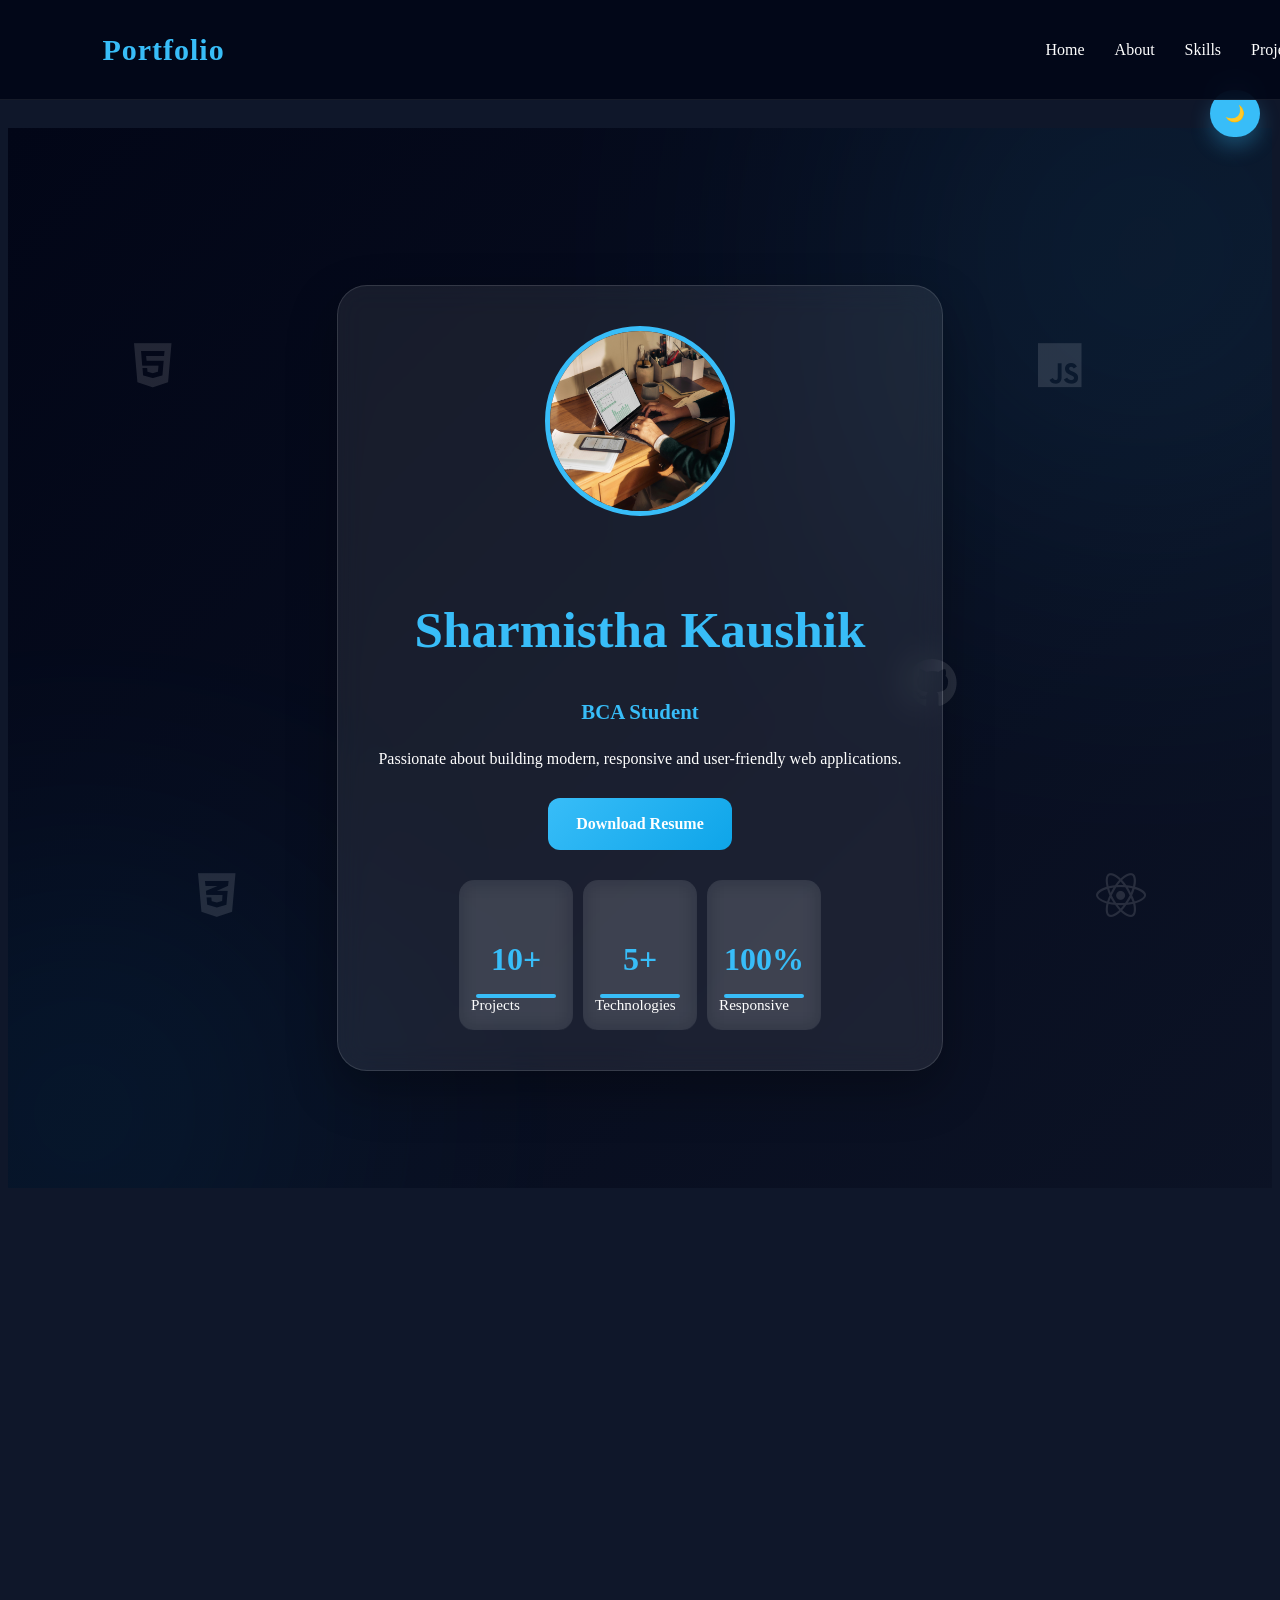
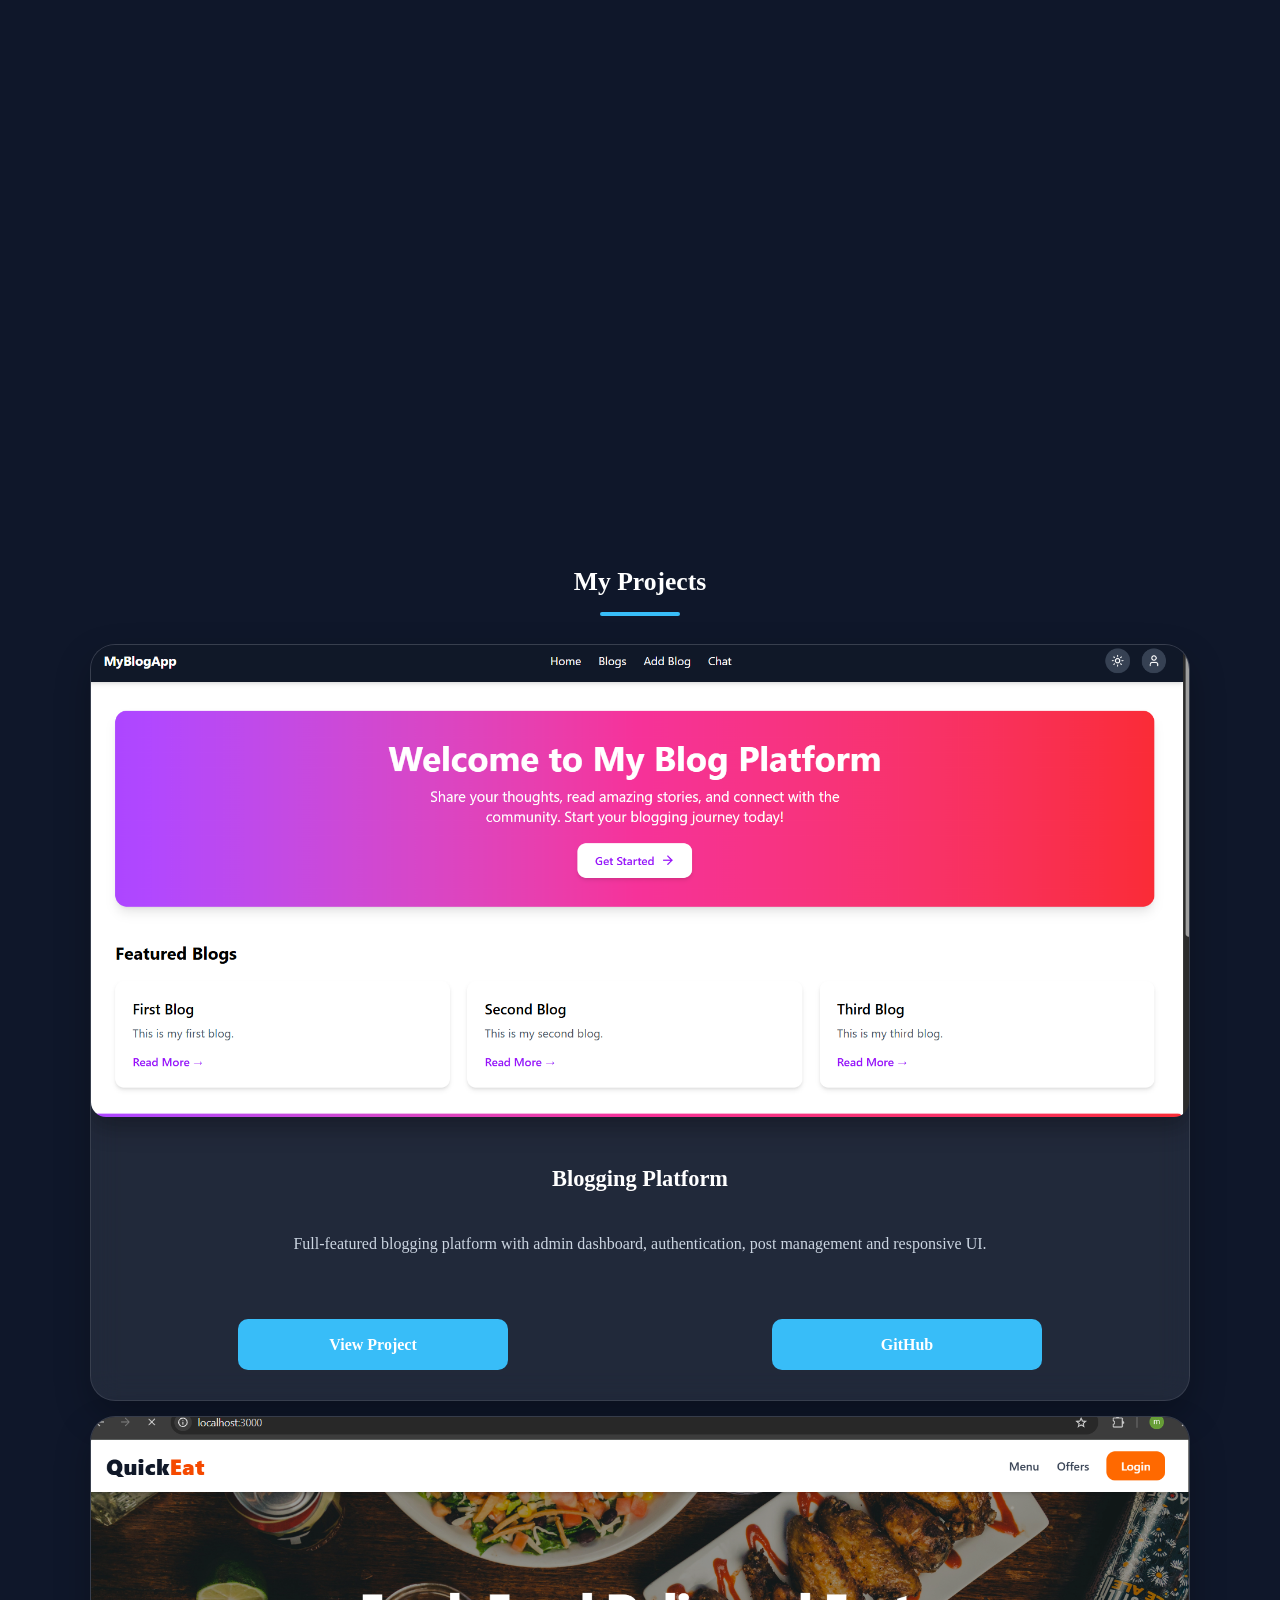
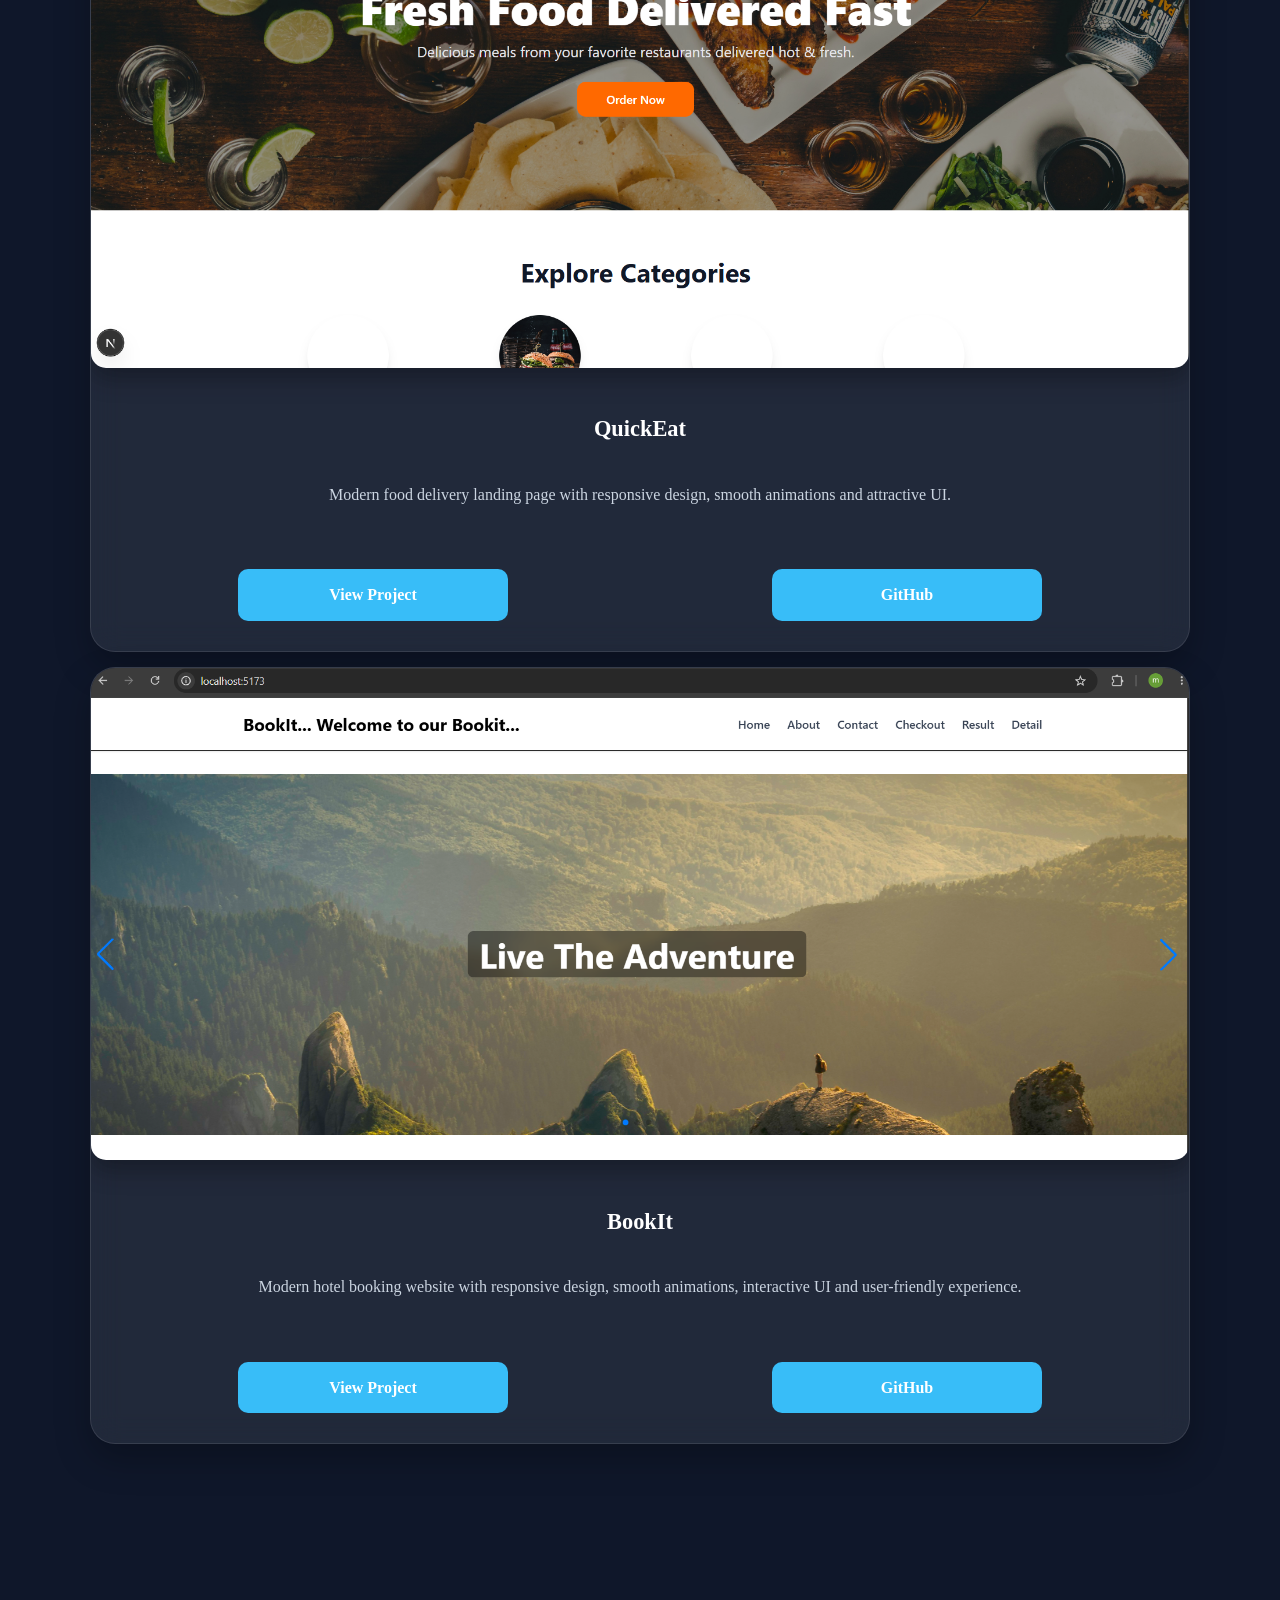
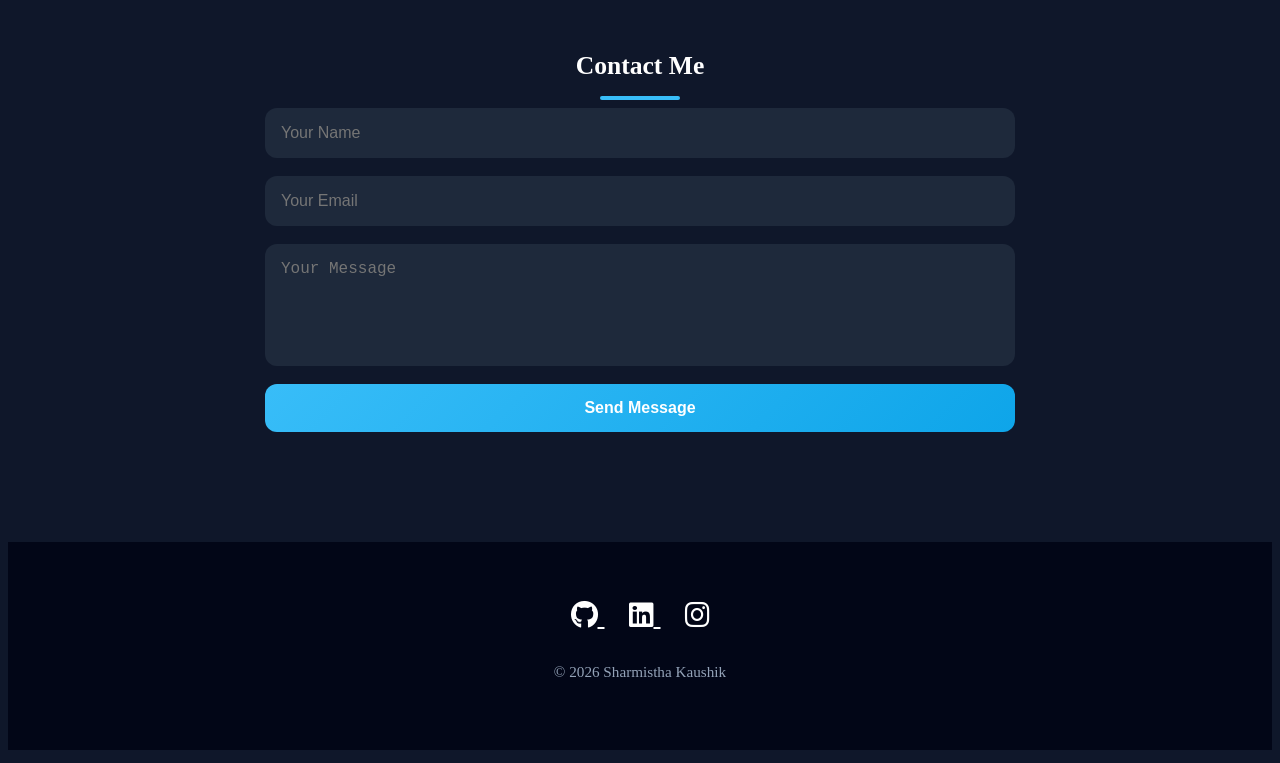
<file: index.html>
<!DOCTYPE html>
<html lang="en">

<head>
<meta charset="UTF-8">
<meta name="viewport" content="width=device-width, initial-scale=1.0">

<title>Sharmistha Kaushik | Portfolio</title>

<link rel="stylesheet" href="style.css">

<link rel="stylesheet"
href="https://cdnjs.cloudflare.com/ajax/libs/font-awesome/6.5.1/css/all.min.css">
</head>

<body>

<!-- Dark Mode -->

<div class="dark-toggle">
🌙
</div>

<!-- Navbar -->

<header>

<nav class="navbar">

<div class="logo">
Portfolio
</div>

<ul class="nav-links">

<li><a href="#home">Home</a></li>
<li><a href="#about">About</a></li>
<li><a href="#skills">Skills</a></li>
<li><a href="#projects">Projects</a></li>
<li><a href="#contact">Contact</a></li>

</ul>

</nav>

</header>

<!-- Hero -->

<section id="home" class="hero">

<div class="hero-content">

<img src="images/profile.jpg"
alt="Profile"
class="profile-img">

<h1>
Sharmistha Kaushik
</h1>

<h3 class="typing">
Web Developer
</h3>

<p>
Passionate about building modern,
responsive and user-friendly web applications.
</p>

<a href="resume.pdf"
download
class="btn">

Download Resume

</a>

<div class="stats">

<div>
<h2>10+</h2>
<p>Projects</p>
</div>

<div>
<h2>5+</h2>
<p>Technologies</p>
</div>

<div>
<h2>100%</h2>
<p>Responsive</p>
</div>

</div>

</div>

<div class="floating-icons">

<i class="fab fa-html5"></i>
<i class="fab fa-css3-alt"></i>
<i class="fab fa-js"></i>
<i class="fab fa-react"></i>
<i class="fab fa-github"></i>

</div>

</section>

<!-- About -->

<section id="about" class="about">

<h2>About Me</h2>

<p>

I am a passionate BCA student and
front-end web developer skilled in
HTML, CSS, JavaScript, React,
Tailwind CSS and MongoDB.

I enjoy creating responsive,
interactive and visually attractive
web applications.

</p>

</section>

<!-- Skills -->

<section id="skills" class="skills">

<h2>Skills</h2>

<div class="skill">
<span>HTML</span>

<div class="bar">
<div class="progress html"></div>
</div>

</div>

<div class="skill">
<span>CSS</span>

<div class="bar">
<div class="progress css"></div>
</div>

</div>

<div class="skill">
<span>JavaScript</span>

<div class="bar">
<div class="progress js"></div>
</div>

</div>

<div class="skill">
<span>React</span>

<div class="bar">
<div class="progress react"></div>
</div>

</div>

</section>

<!-- Projects -->

<section id="projects">

<h2>My Projects</h2>

<div class="gallery">

<!-- Blogging Platform -->

<div class="project-card">

<img src="images/blog1.png"
alt="Blogging Platform">

<h3>Blogging Platform</h3>

<p>
Full-featured blogging platform with
admin dashboard, authentication,
post management and responsive UI.
</p>

<div class="project-buttons">

<a href="projects/blogging.html"
class="project-btn">

View Project

</a>

<a href="#"
class="project-btn">

GitHub

</a>

</div>

</div>

<!-- QuickEat -->

<div class="project-card">

<img src="images/blog21.png"
alt="QuickEat">

<h3>QuickEat</h3>

<p>
Modern food delivery landing page
with responsive design, smooth
animations and attractive UI.
</p>

<div class="project-buttons">

<a href="projects/quickeat.html"
class="project-btn">

View Project

</a>

<a href="#"
class="project-btn">

GitHub

</a>

</div>

</div>

<!-- BookIt -->

<div class="project-card">

<img src="images/blog31.png"
alt="BookIt">

<h3>BookIt</h3>

<p>
Modern hotel booking website with
responsive design, smooth animations,
interactive UI and user-friendly experience.
</p>

<div class="project-buttons">

<a href="projects/bookit.html"
class="project-btn">

View Project

</a>

<a href="#"
class="project-btn">

GitHub

</a>

</div>

</div>

</div>

</section>

<!-- Contact -->

<section id="contact">

<h2>Contact Me</h2>

<div class="contact-container">

<form>

<input
type="text"
placeholder="Your Name"
required>

<input
type="email"
placeholder="Your Email"
required>

<textarea
rows="5"
placeholder="Your Message"
required>
</textarea>

<button type="submit">

Send Message

</button>

</form>

</div>

</section>

<!-- Footer -->

<footer>

<div class="social">

<a href="#">
<i class="fab fa-github"></i>
</a>

<a href="#">
<i class="fab fa-linkedin"></i>
</a>

<a href="#">
<i class="fab fa-instagram"></i>
</a>

</div>

<p>
© 2026 Sharmistha Kaushik
</p>

</footer>

<!-- Back To Top -->

<button id="topBtn">
↑
</button>

<script src="script.js"></script>

</body>
</html>
</file>
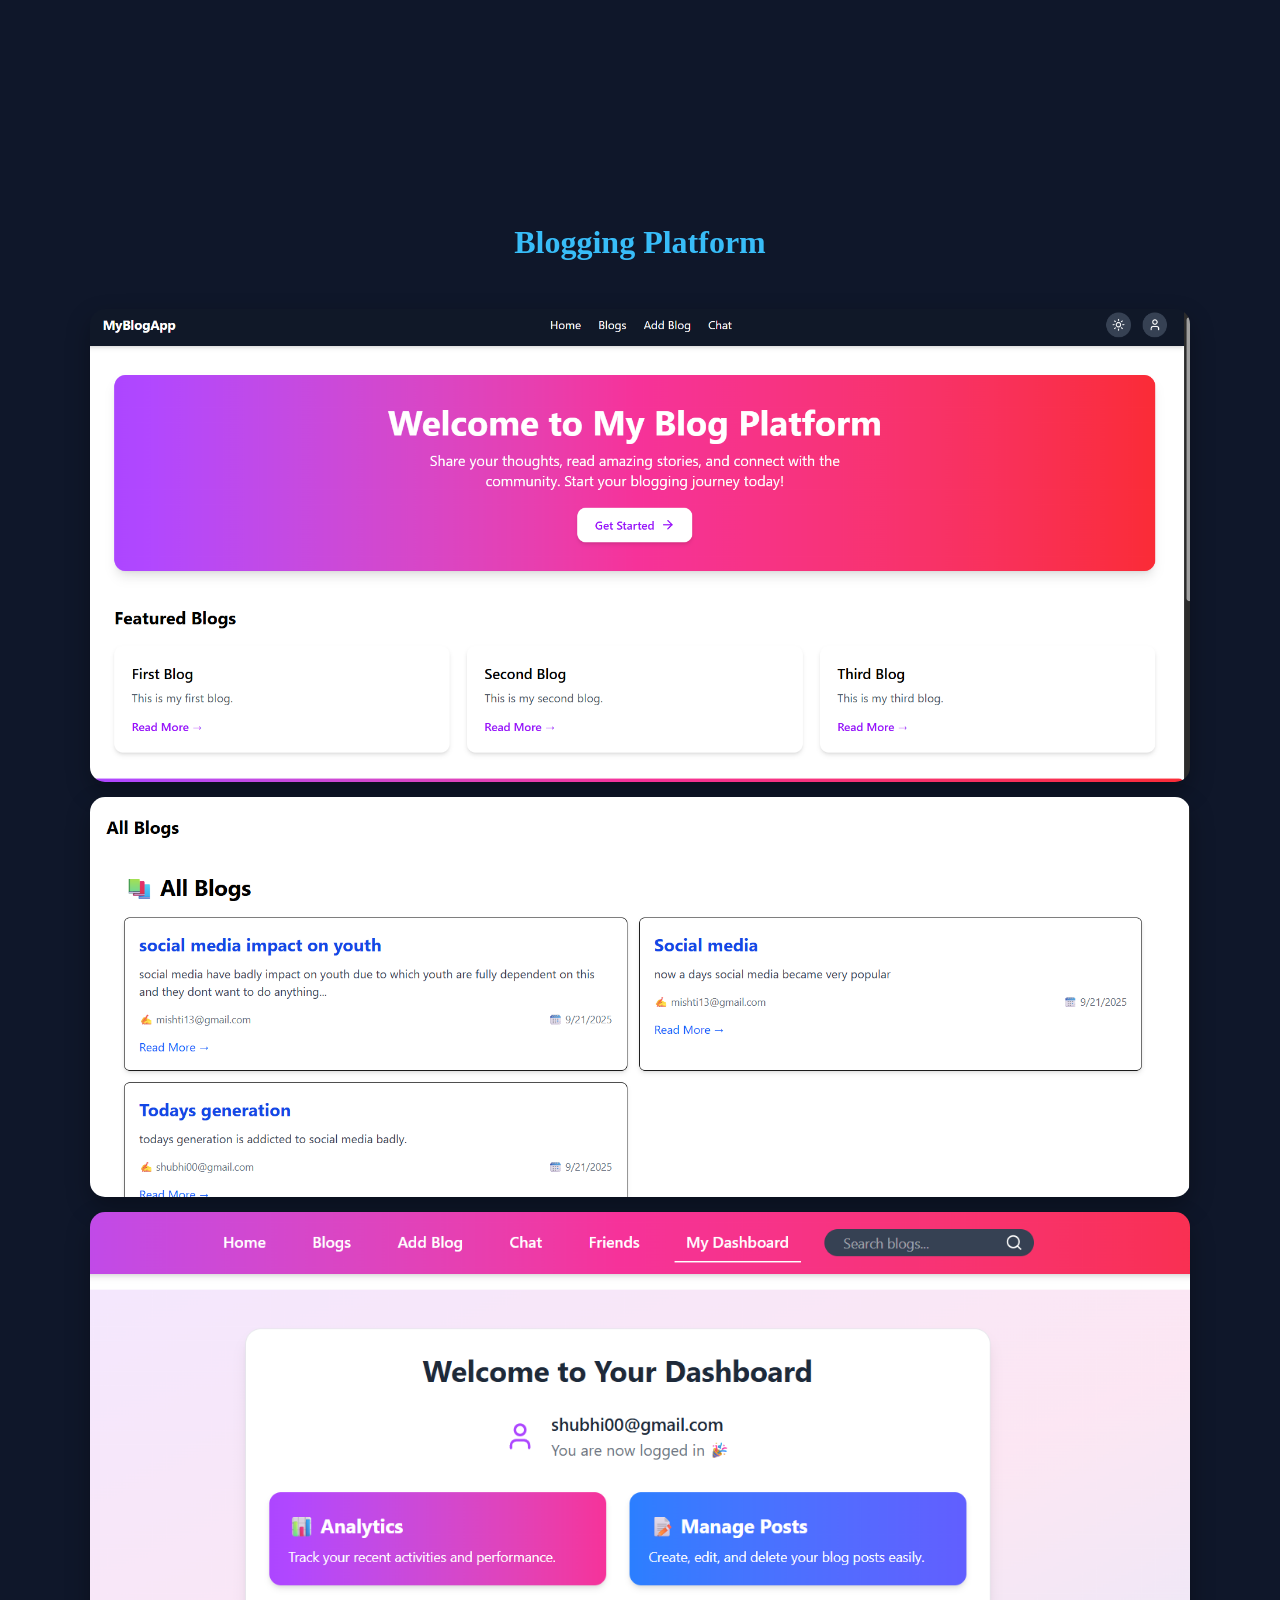
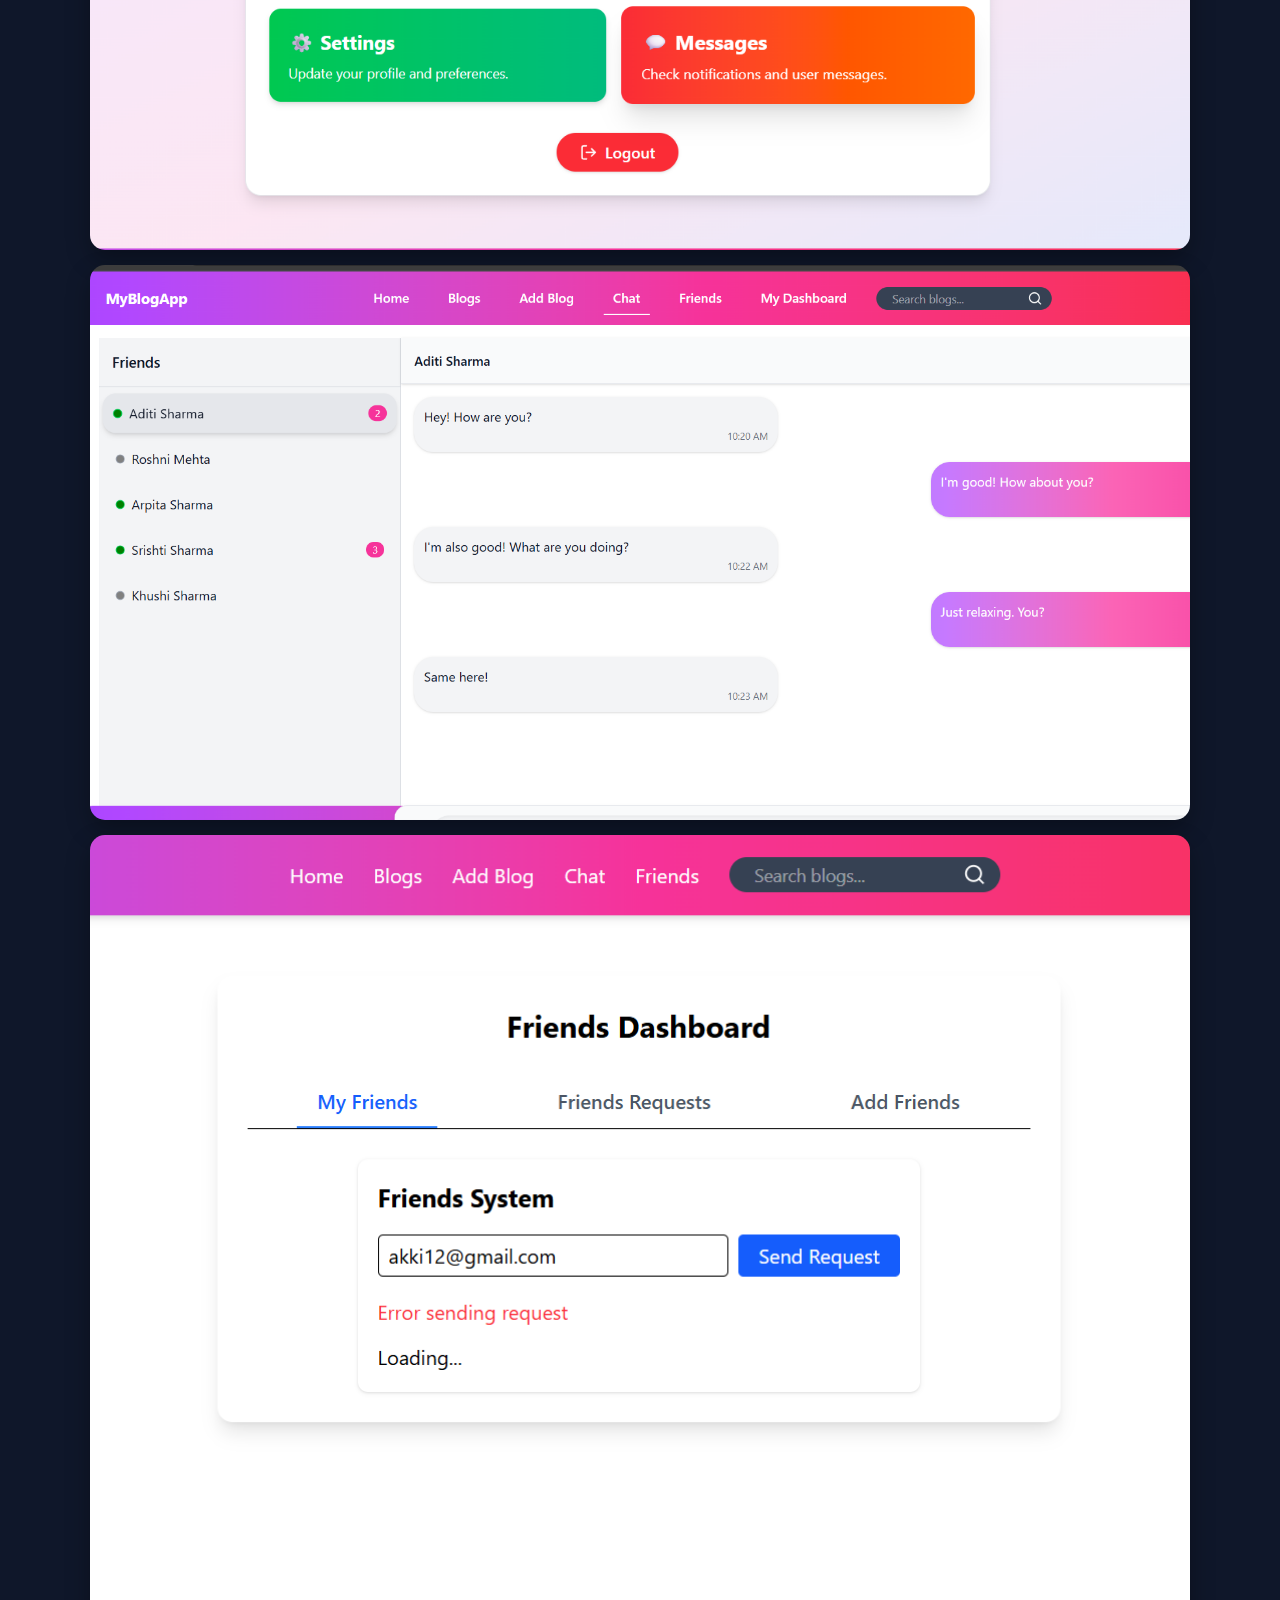
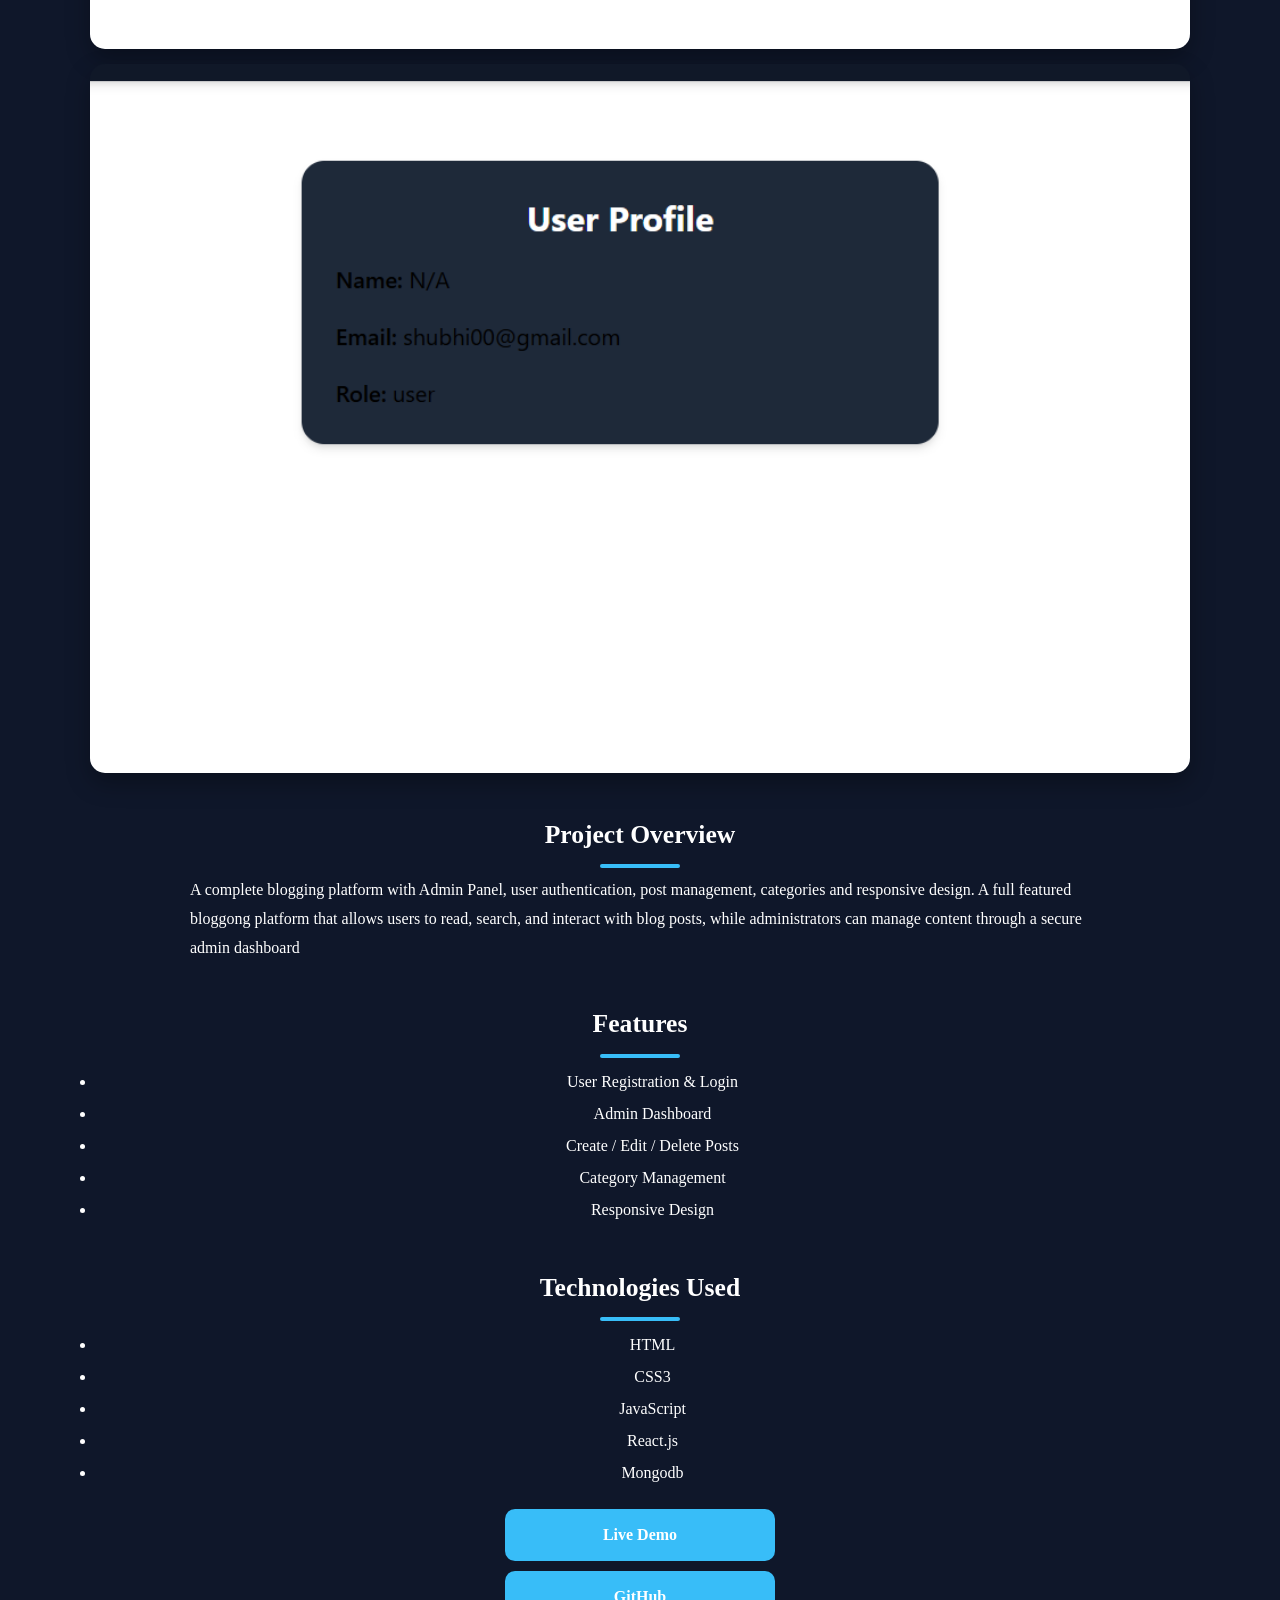
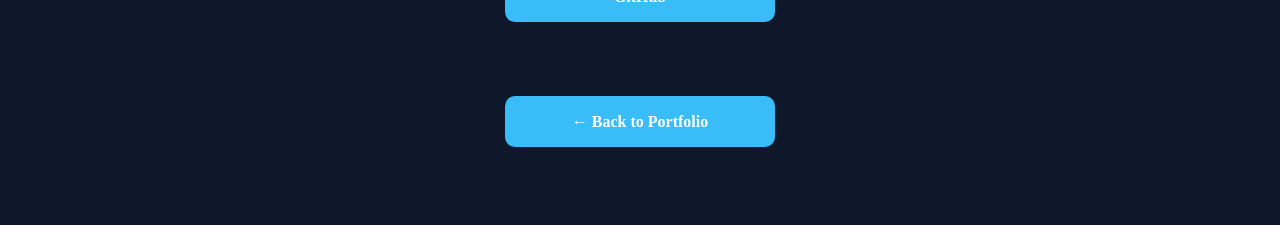
<file: projects/blogging.html>
<!DOCTYPE html>
<html lang="en">
<head>
<meta charset="UTF-8">
<meta name="viewport" content="width=device-width, initial-scale=1.0">
<title>Blogging Platform</title>
<link rel="stylesheet" href="../style.css">
</head>

<body>

<section>

<h1>Blogging Platform</h1>

<div class="gallery">

<img src="../images/blog1.png" alt="Blog 1">
<img src="../images/blog12.png" alt="Blog 2">
<img src="../images/blog13.png" alt="Blog 3">
<img src="../images/blog14.png" alt="Blog 3">
<img src="../images/blog15.png" alt="Blog 3">
<img src="../images/blog16.png" alt="Blog 3">

</div>

<h2>Project Overview</h2>

<p>
A complete blogging platform with Admin Panel,
user authentication, post management,
categories and responsive design. A full featured bloggong platform that allows users to read, search, and interact with blog posts, while administrators can manage content through a secure admin dashboard
</p>

<h2>Features</h2>

<ul>
<li>User Registration & Login</li>
<li>Admin Dashboard</li>
<li>Create / Edit / Delete Posts</li>
<li>Category Management</li>
<li>Responsive Design</li>
</ul>

<h2>Technologies Used</h2>

<ul>
<li>HTML</li>
<li>CSS3</li>
<li>JavaScript</li>
<li>React.js</li>
<li>Mongodb</li>
</ul>

<a href="#" class="project-btn">Live Demo</a>
<a href="#" class="project-btn">GitHub</a>

<br><br>

<a href="../index.html" class="project-btn">
← Back to Portfolio
</a>

</section>

</body>
</html>
</file>
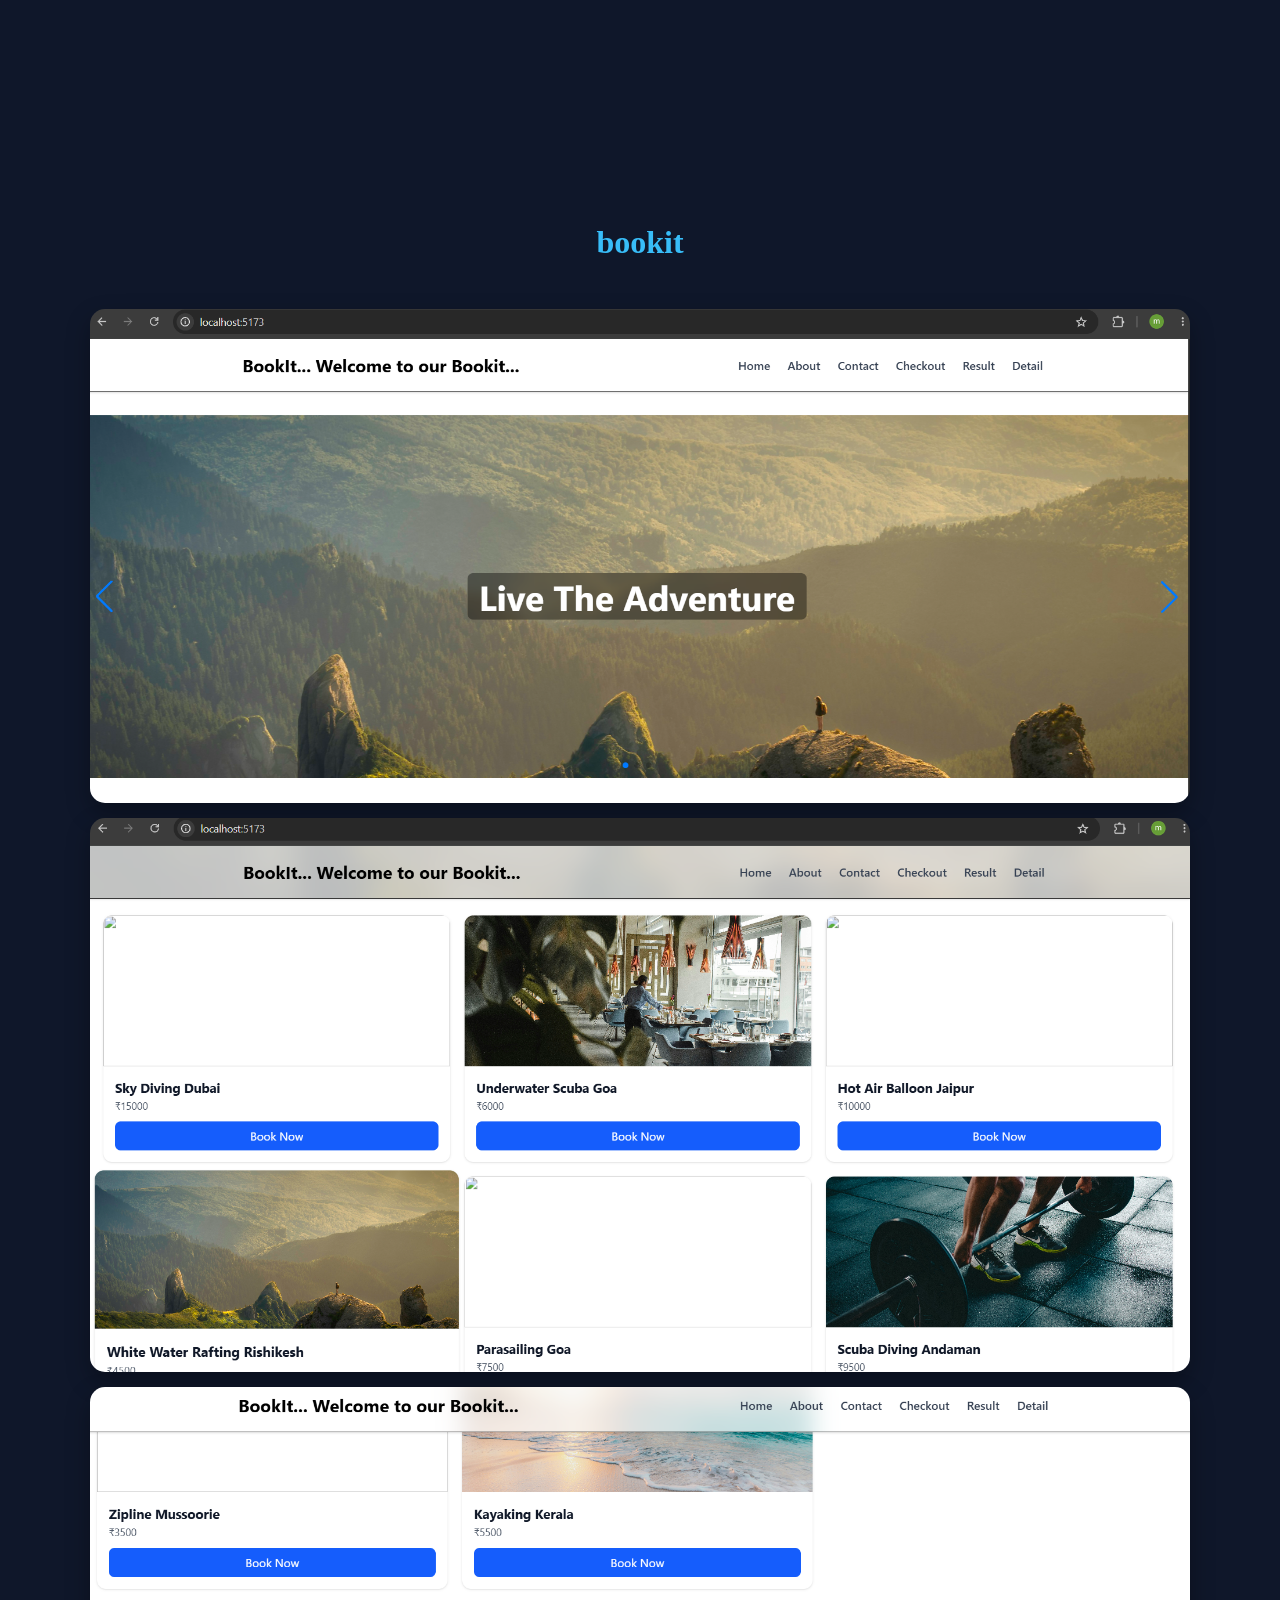
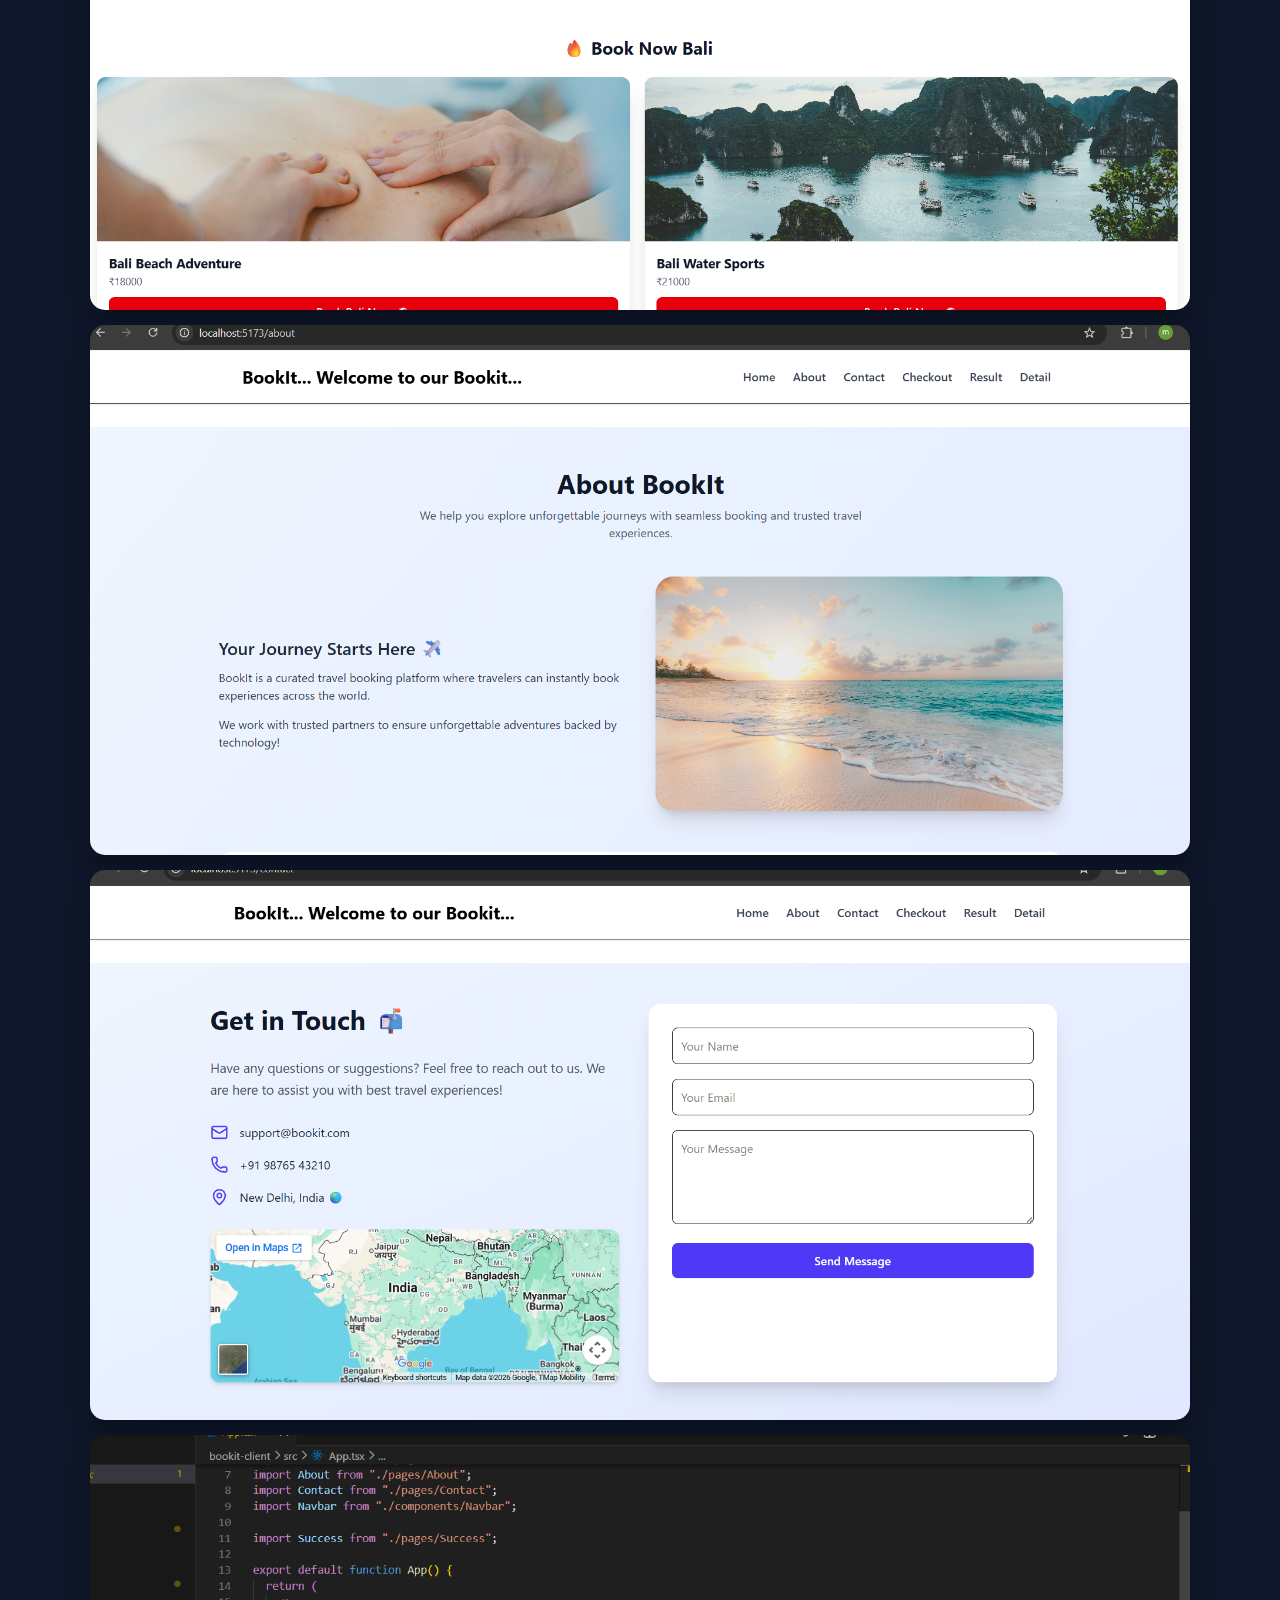
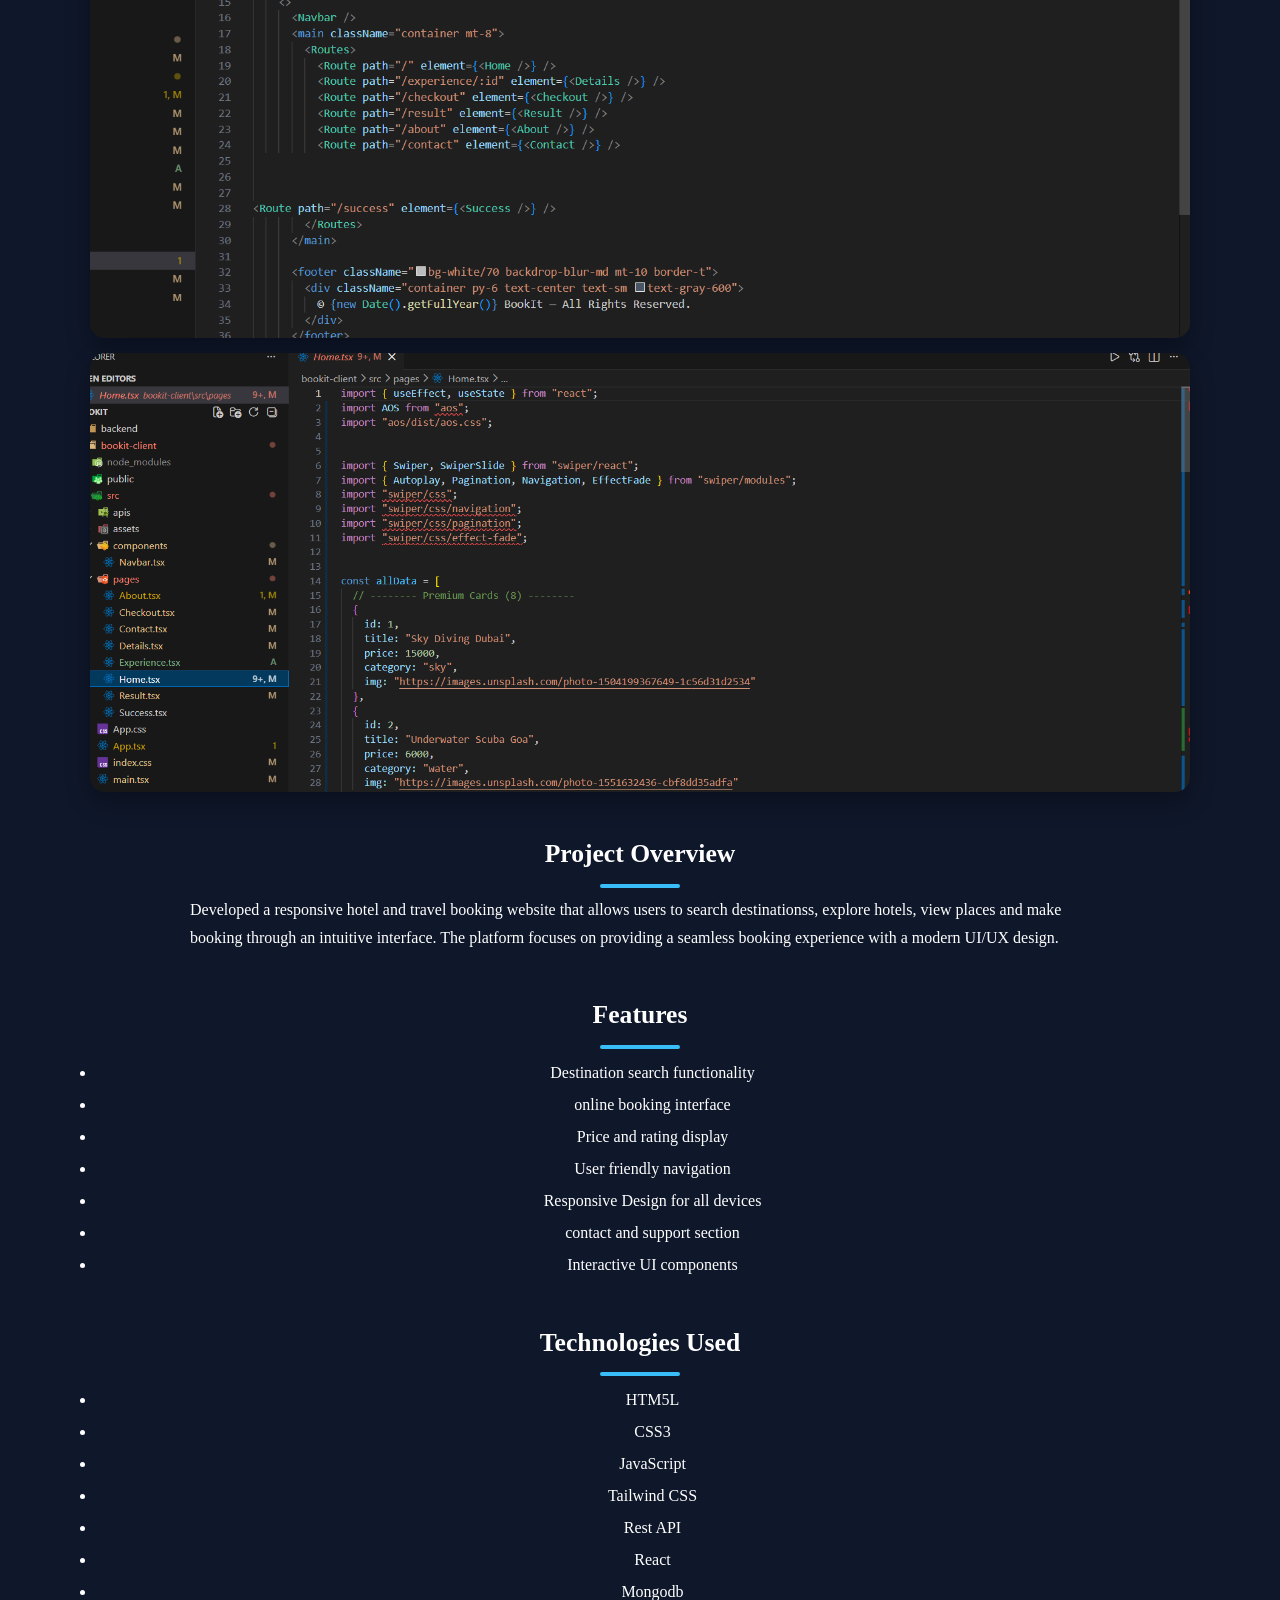
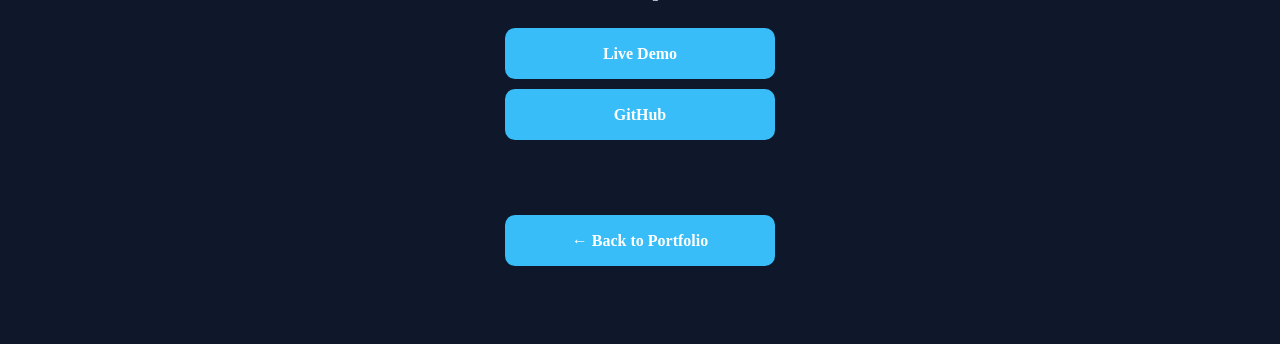
<file: projects/bookit.html>
<!DOCTYPE html>
<html lang="en">
<head>
<meta charset="UTF-8">
<meta name="viewport" content="width=device-width, initial-scale=1.0">
<title>bookit</title>
<link rel="stylesheet" href="../style.css">
</head>

<body>

<section>

<h1>bookit</h1>

<div class="gallery">

<img src="../images/blog31.png" alt="Blog 1">
<img src="../images/blog32.png" alt="Blog 2">
<img src="../images/blog33.png" alt="Blog 3">
<img src="../images/blog34.png" alt="Blog 4">
<img src="../images/blog35.png" alt="Blog 5">
<img src="../images/blog36.png" alt="Blog 6">
<img src="../images/blog37.png" alt="Blog 7">

</div>

<h2>Project Overview</h2>

<p>
Developed a responsive hotel and travel booking website that allows users to search destinationss, explore hotels, view places and make booking through an intuitive interface. The platform focuses on providing a seamless booking experience with a modern UI/UX design.
</p>

<h2>Features</h2>

<ul>
<li>Destination search functionality</li>
<li>online booking interface</li>
<li>Price and rating display</li>
<li>User friendly navigation</li>
<li>Responsive Design for all devices</li>
<li>contact and support section</li>
<li>Interactive UI components</li>
</ul>

<h2>Technologies Used</h2>

<ul>
<li>HTM5L</li>
<li>CSS3</li>
<li>JavaScript</li>
<li>Tailwind CSS</li>
<li>Rest API</li>
<li>React</li>
<li>Mongodb</li>
</ul>

<a href="#" class="project-btn">Live Demo</a>
<a href="#" class="project-btn">GitHub</a>

<br><br>

<a href="../index.html" class="project-btn">
← Back to Portfolio
</a>

</section>

</body>
</html>
</file>
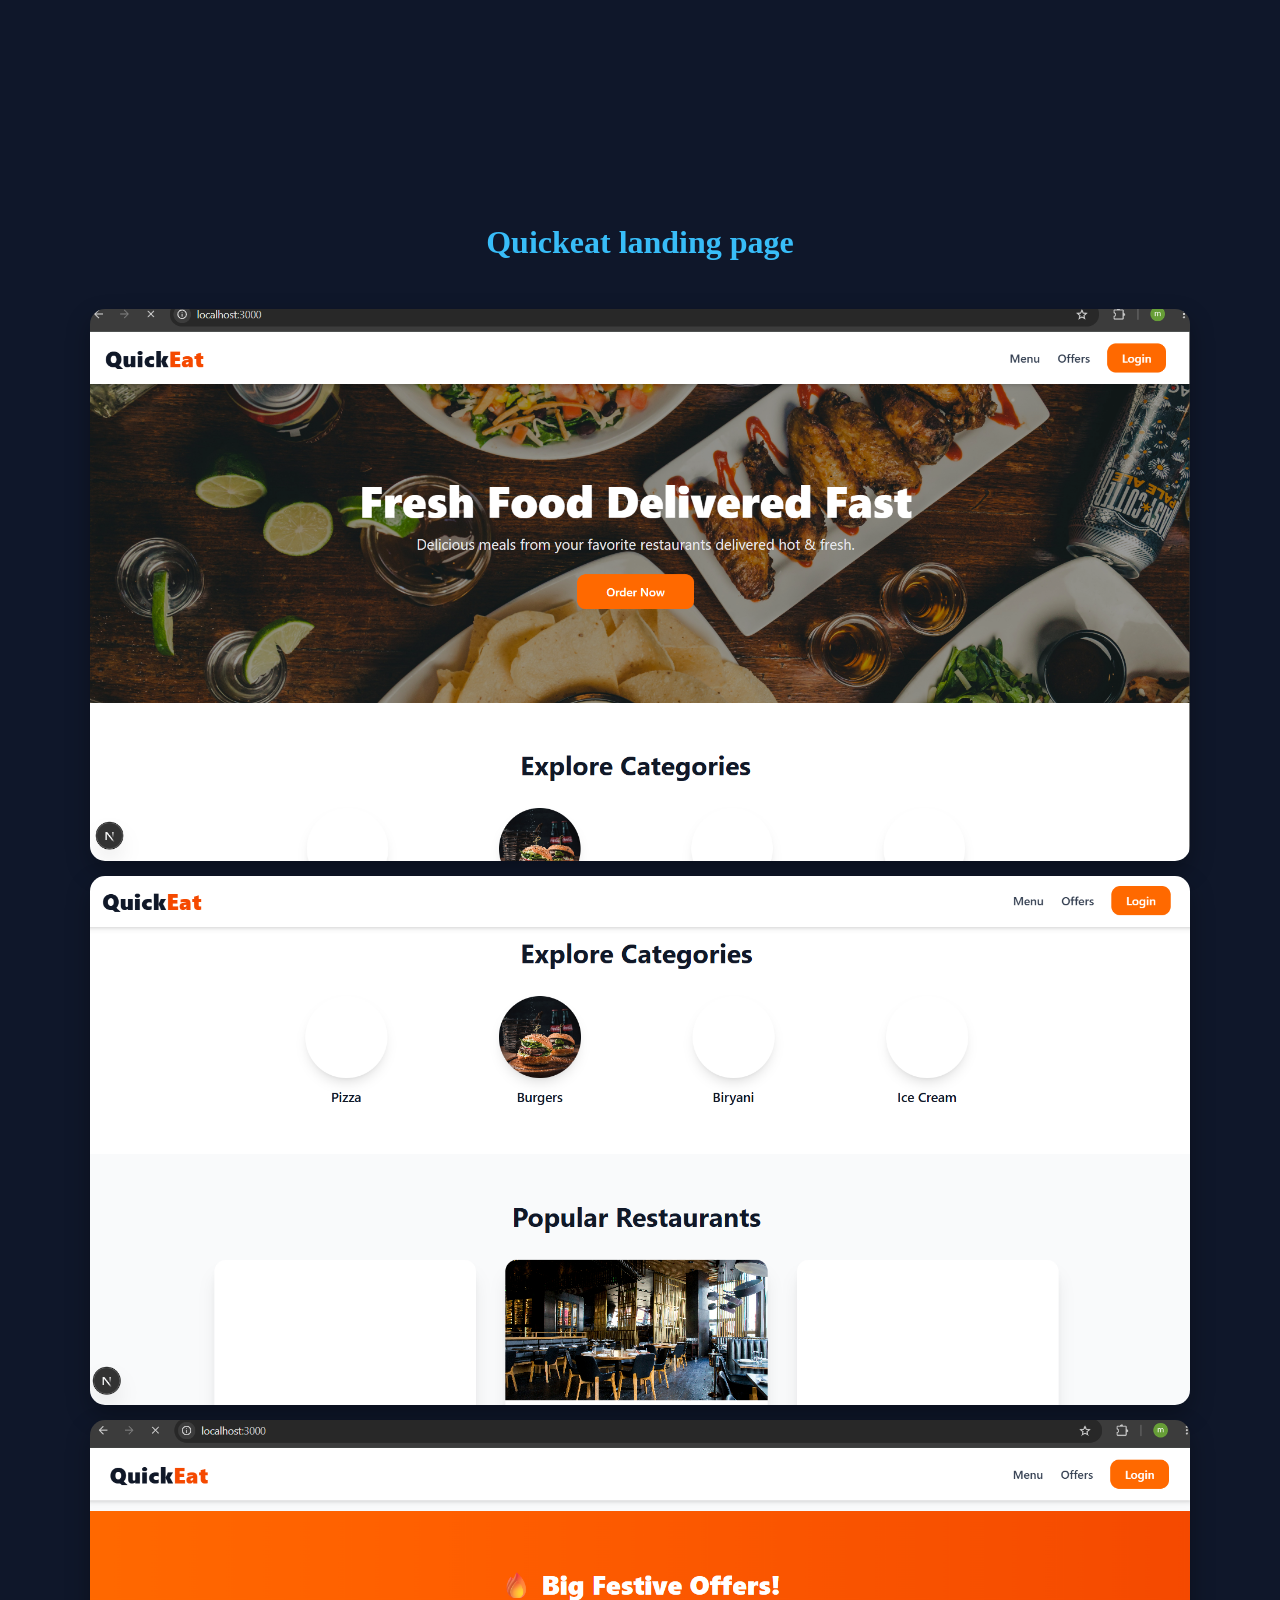
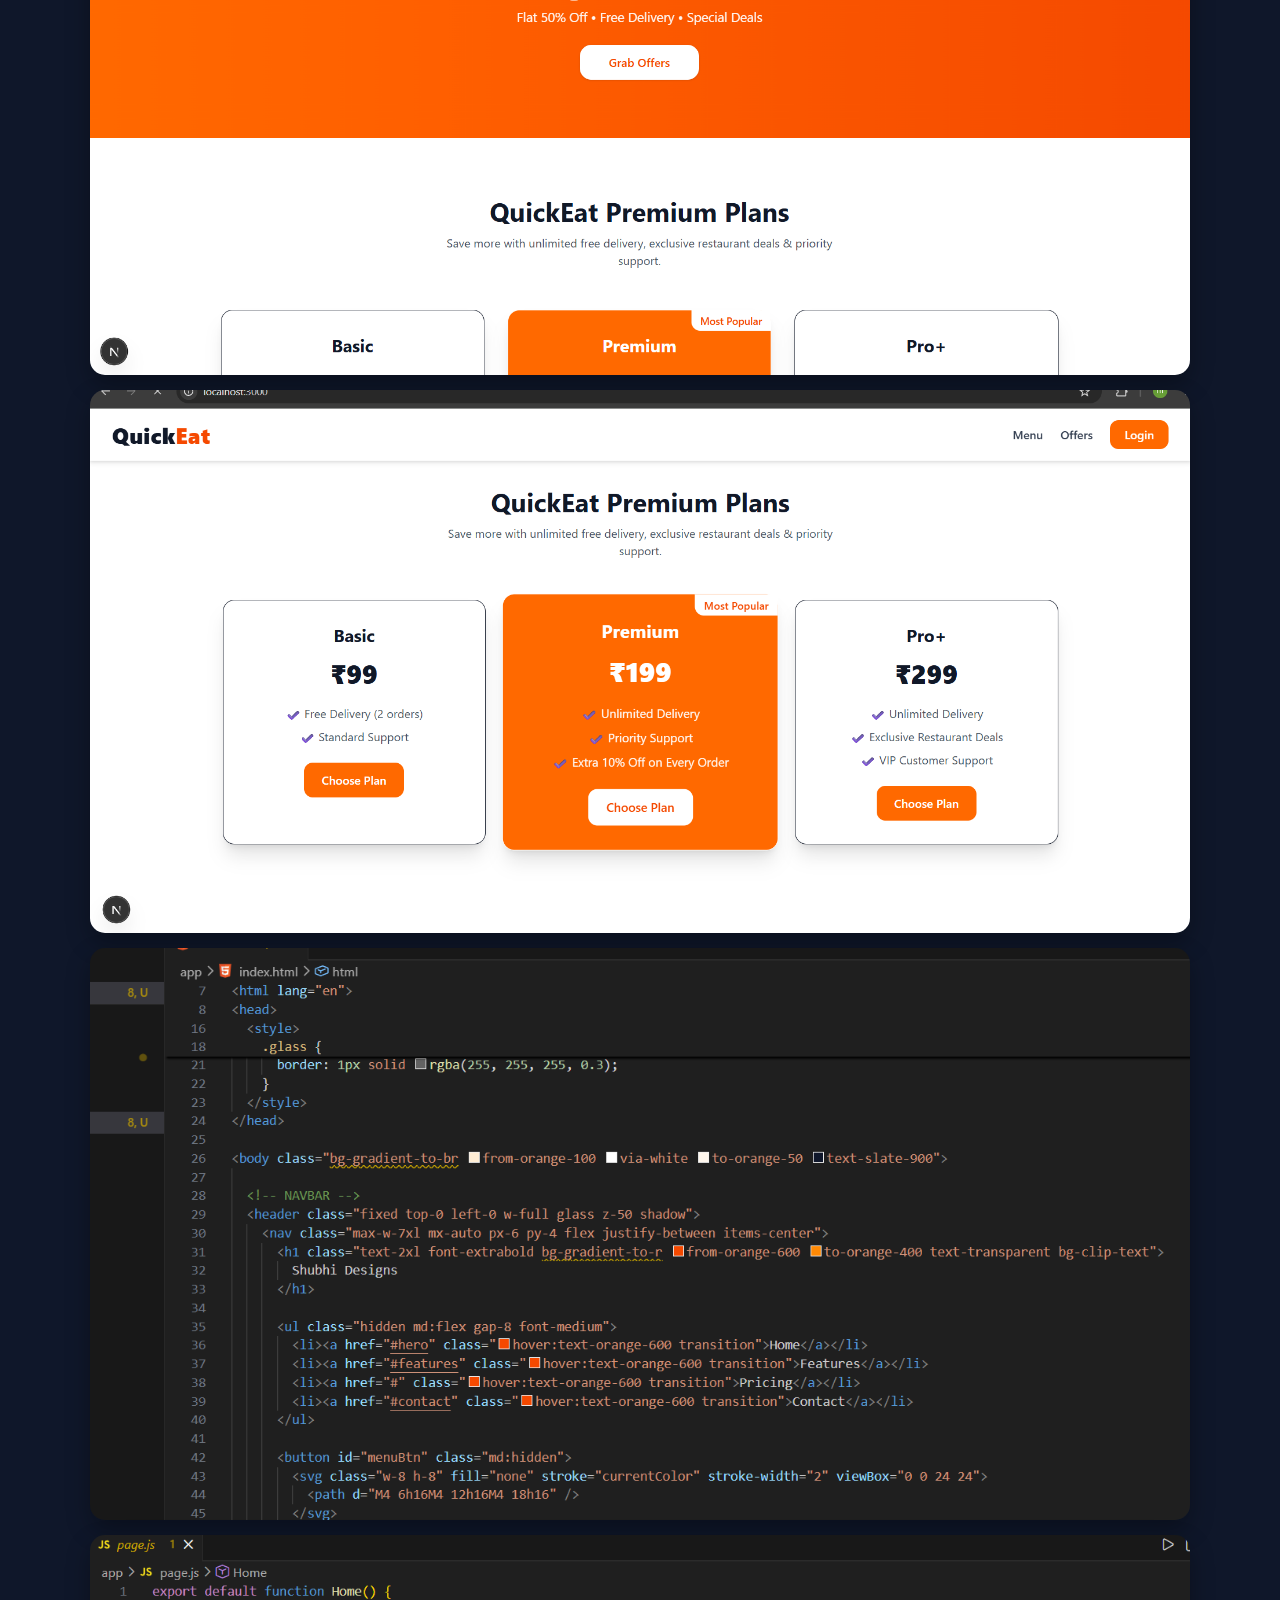
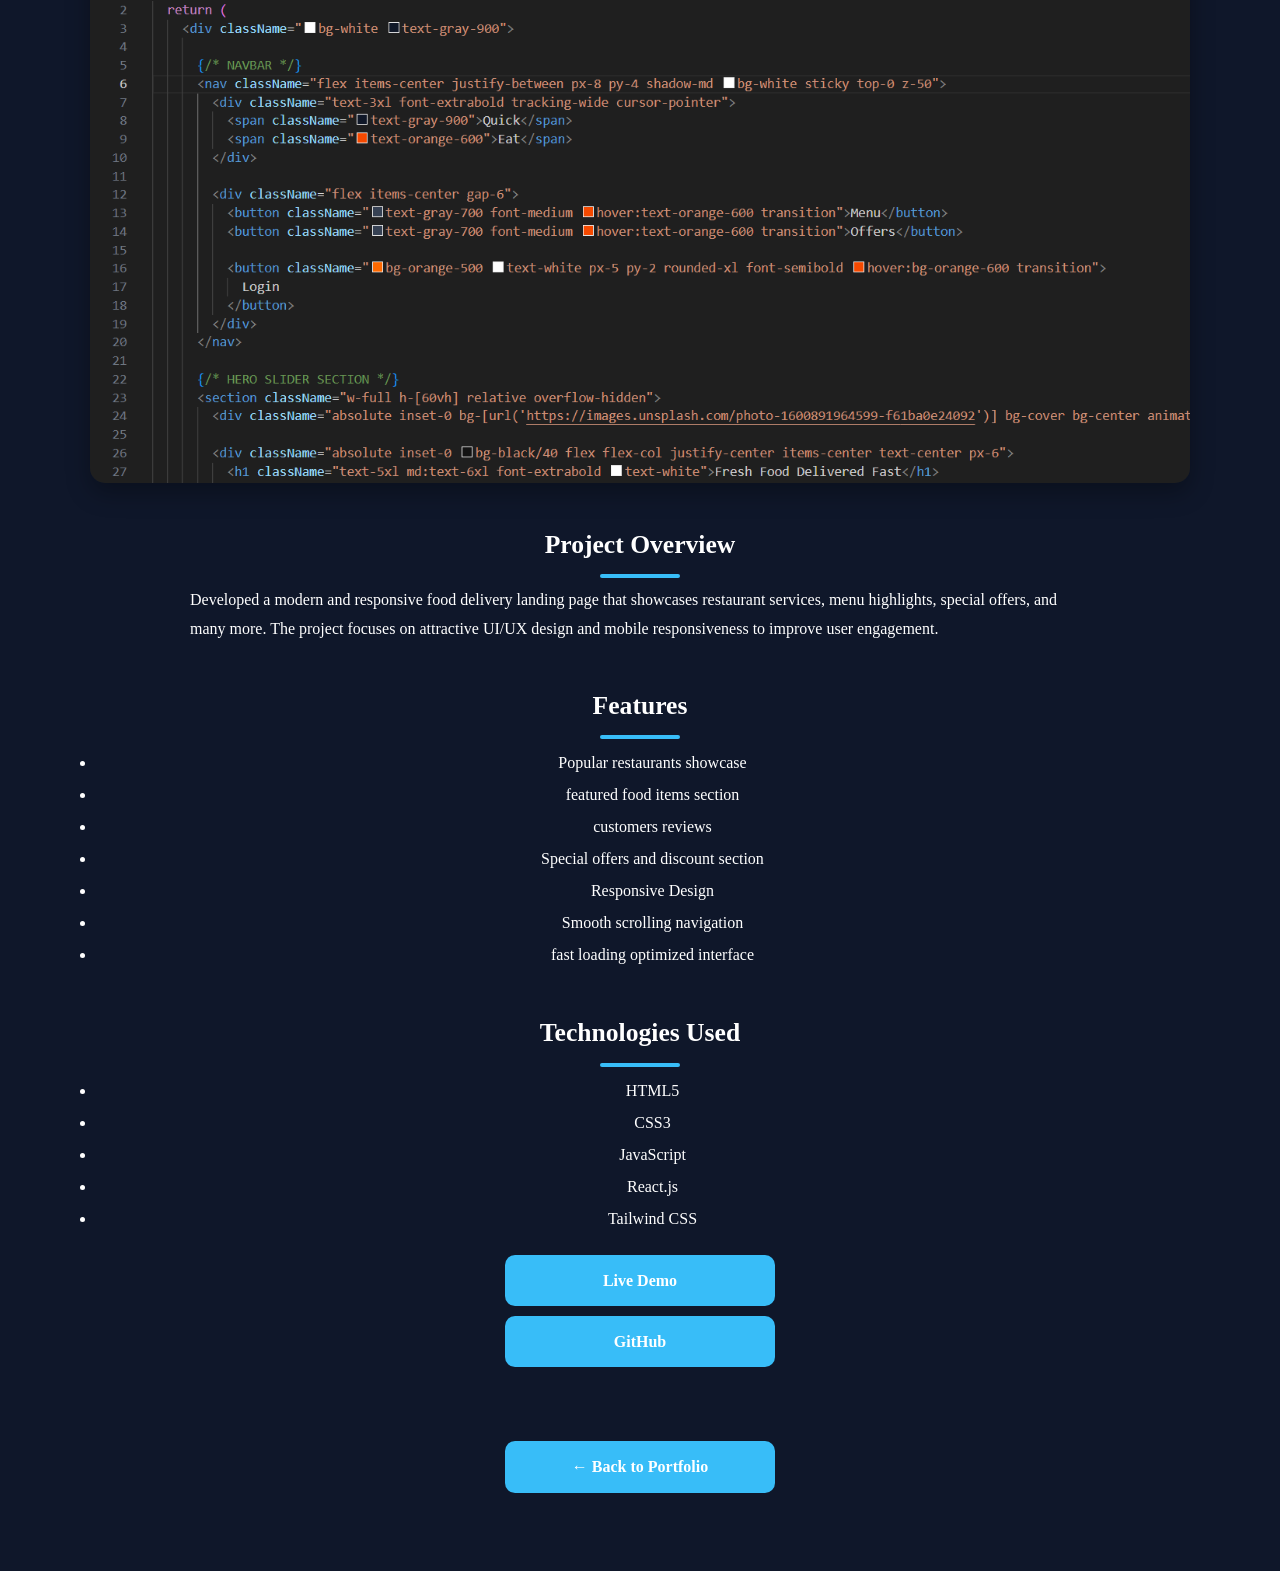
<file: projects/quickeat.html>
<!DOCTYPE html>
<html lang="en">
<head>
<meta charset="UTF-8">
<meta name="viewport" content="width=device-width, initial-scale=1.0">
<title>Quickeat landing page</title>
<link rel="stylesheet" href="../style.css">
</head>

<body>

<section>

<h1>Quickeat landing page</h1>

<div class="gallery">

<img src="../images/blog21.png" alt="Blog 1">
<img src="../images/blog22.png" alt="Blog 2">
<img src="../images/blog23.png" alt="Blog 3">
<img src="../images/blog24.png" alt="Blog 4">
<img src="../images/blog25.png" alt="Blog 5">
<img src="../images/blog26.png" alt="Blog 6">

</div>

<h2>Project Overview</h2>

<p>
Developed a modern and responsive food delivery landing page that showcases restaurant services, menu highlights, special offers, and many more.
The project focuses on attractive UI/UX design and mobile responsiveness to improve user engagement.
</p>

<h2>Features</h2>

<ul>
<li>Popular restaurants showcase</li>
<li>featured food items section</li>
<li>customers reviews</li>
<li>Special offers and discount section</li>
<li>Responsive Design</li>
<li>Smooth scrolling navigation</li>
<li>fast loading optimized interface</li>
</ul>

<h2>Technologies Used</h2>

<ul>
<li>HTML5</li>
<li>CSS3</li>
<li>JavaScript</li>
<li>React.js</li>
<li>Tailwind CSS</li>

</ul>

<a href="#" class="project-btn">Live Demo</a>
<a href="#" class="project-btn">GitHub</a>

<br><br>

<a href="../index.html" class="project-btn">
← Back to Portfolio
</a>

</section>

</body>
</html>
</file>
<file: style.css>
```css
/* =========================
   GOOGLE FONT
========================= */

@import url('https://fonts.googleapis.com/css2?family=Poppins:wght@300;400;500;600;700;800&display=swap');

/* =========================
   RESET
========================= */

*{
margin:0;
padding:0;
box-sizing:border-box;
font-family:'Poppins',sans-serif;
scroll-behavior:smooth;
}

body{
background:#0f172a;
color:white;
overflow-x:hidden;
line-height:1.7;

/* 🔥 FIX ADDED */
padding-top:120px;
}

/* 🔥 MOBILE FIX */
@media (max-width:768px){
body{
padding-top:140px;
}
}

/* =========================
   NAVBAR
========================= */

.navbar{
position:fixed;
top:0;
left:0;
width:100%;
padding:20px 8%;
display:flex;
justify-content:space-between;
align-items:center;
background:rgba(2,6,23,.9);
backdrop-filter:blur(15px);
z-index:1000;
border-bottom:1px solid rgba(255,255,255,.08);
}

.logo{
font-size:30px;
font-weight:700;
color:#38bdf8;
letter-spacing:1px;
}

.nav-links{
display:flex;
list-style:none;
gap:30px;
}

.nav-links a{
text-decoration:none;
color:white;
font-weight:500;
transition:.3s;
position:relative;
}

.nav-links a::after{
content:"";
position:absolute;
left:0;
bottom:-5px;
width:0%;
height:2px;
background:#38bdf8;
transition:.3s;
}

.nav-links a:hover::after{
width:100%;
}

.nav-links a:hover{
color:#38bdf8;
}

/* =========================
   HERO SECTION
========================= */

.hero{
height:100vh;
padding-top: 100px;
display:flex;
justify-content:center;
align-items:center;
text-align:center;
position:relative;
overflow:hidden;

background:linear-gradient(
135deg,
#020617,
#0f172a,
#1e3a8a,
#0ea5e9
);

background-size:400% 400%;
animation:gradientMove 12s ease infinite;
}

@keyframes gradientMove{
0%{background-position:0% 50%;}
50%{background-position:100% 50%;}
100%{background-position:0% 50%;}
}

/* Glow Effects */

.hero::before{
content:"";
position:absolute;
width:450px;
height:450px;
background:#38bdf8;
border-radius:50%;
filter:blur(180px);
opacity:.20;
top:-100px;
right:-100px;
}

.hero::after{
content:"";
position:absolute;
width:350px;
height:350px;
background:#0ea5e9;
border-radius:50%;
filter:blur(150px);
opacity:.18;
bottom:-100px;
left:-100px;
}

/* Hero Card */

.hero-content{
position:relative;
z-index:2;
background:rgba(255,255,255,.08);
backdrop-filter:blur(15px);
border:1px solid rgba(255,255,255,.12);
padding:40px;
border-radius:30px;
box-shadow:0 20px 50px rgba(0,0,0,.3);
}

/* Profile Image */

.profile-img{
width:180px;
height:180px;
border-radius:50%;
object-fit:cover;
border:5px solid #38bdf8;
margin-bottom:20px;
}

/* Heading */

.hero h1{
font-size:3.2rem;
margin-bottom:10px;
}

.typing{
color:#38bdf8;
font-size:1.3rem;
margin-bottom:15px;
font-weight:600;
}

.hero p{
max-width:600px;
margin:auto;
}

/* Resume Button */

.btn{
display:inline-block;
margin-top:25px;
padding:12px 28px;
background:linear-gradient(135deg,#38bdf8,#0ea5e9);
color:white;
text-decoration:none;
border-radius:12px;
font-weight:600;
transition:.3s;
}

.btn:hover{
transform:translateY(-5px);
box-shadow:0 10px 25px rgba(56,189,248,.4);
}



/* =========================
   FLOATING TECH ICONS
========================= */

.floating-icons i{
position:absolute;
font-size:50px;
opacity:.12;
animation:float 5s infinite ease-in-out;
}

.floating-icons i:nth-child(1){
top:20%;
left:10%;
}

.floating-icons i:nth-child(2){
top:70%;
left:15%;
}

.floating-icons i:nth-child(3){
top:20%;
right:15%;
}

.floating-icons i:nth-child(4){
top:70%;
right:10%;
}

.floating-icons i:nth-child(5){
top:50%;
right:25%;
}

@keyframes float{

0%{
transform:translateY(0);
}

50%{
transform:translateY(-20px);
}

100%{
transform:translateY(0);
}

}

/* =========================
   STATS
========================= */

.stats{
display:flex;
justify-content:center;
gap:20px;
margin-top:30px;
flex-wrap:wrap;
}

.stats div{
background:rgba(255,255,255,.08);
backdrop-filter:blur(10px);
padding:18px 22px;
border-radius:15px;
min-width:120px;
transition:.3s;
}

.stats div:hover{
transform:translateY(-8px);
box-shadow:0 10px 25px rgba(56,189,248,.25);
}

.stats h2{
color:#38bdf8;
font-size:2rem;
margin-bottom:5px;
}

.stats p{
font-size:.95rem;
}

/* =========================
   SECTION COMMON
========================= */

section{
padding:100px 10%;
}

h2{
text-align:center;
font-size:2.5rem;
margin-bottom:50px;
position:relative;
}

h2::after{
content:"";
position:absolute;
width:80px;
height:4px;
background:#38bdf8;
bottom:-12px;
left:50%;
transform:translateX(-50%);
border-radius:20px;
}

/* =========================
   ABOUT SECTION
========================= */

.about{
max-width:900px;
margin:auto;
text-align:center;
}

.about p{
font-size:1.1rem;
line-height:2;
color:#cbd5e1;
}

/* =========================
   SKILLS SECTION
========================= */

.skills{
max-width:850px;
margin:auto;
}

.skill{
margin-bottom:30px;
}

.skill span{
display:block;
margin-bottom:10px;
font-weight:600;
font-size:1rem;
}

.bar{
height:14px;
background:#1e293b;
border-radius:50px;
overflow:hidden;
}

.progress{
height:100%;
border-radius:50px;

background:linear-gradient(
90deg,
#38bdf8,
#0ea5e9
);

animation:fillBar 2s ease;
}

@keyframes fillBar{

from{
width:0;
}

}

/* Skill Percentages */

.html{
width:95%;
}

.css{
width:90%;
}

.js{
width:85%;
}

.react{
width:80%;
}

/* =========================
   PROJECT SECTION
========================= */

.gallery{
display:grid;
grid-template-columns:repeat(3,1fr);
gap:20px;
margin: 30px 0
}

.project-card{
display:flex;
flex-direction:column;
justify-content:space-between;

background:rgba(255,255,255,.08);

backdrop-filter:blur(15px);

border:1px solid rgba(255,255,255,.1);

border-radius:25px;

overflow:hidden;

transition:.4s;

box-shadow:0 15px 35px rgba(0,0,0,.25);
}

.project-card:hover{
transform:translateY(-12px);
box-shadow:0 20px 40px rgba(56,189,248,.25);
}

.project-card img{
width:100%;
height:230px;
object-fit:cover;
transition:.5s;
}

.project-card:hover img{
transform:scale(1.08);
}

.project-card h3{
padding:20px 20px 10px;
font-size:1.4rem;
}

.project-card p{
padding:0 20px;
color:#cbd5e1;
line-height:1.8;
flex-grow:1;
}

/* Project Buttons */

.project-buttons{
display:flex;
justify-content:center;
gap:10px;
flex-wrap:wrap;
padding:20px;
}

.project-btn{
display:inline-block;

padding:12px 22px;

background:linear-gradient(
135deg,
#38bdf8,
#0ea5e9
);

color:white;

text-decoration:none;

border-radius:10px;

font-weight:600;

transition:.3s;
}

.project-btn:hover{
transform:translateY(-4px);
box-shadow:0 10px 20px rgba(56,189,248,.35);
}

/* =========================
   CONTACT SECTION
========================= */

.contact-container{
max-width:750px;
margin:auto;
}

form{
display:flex;
flex-direction:column;
gap:18px;
}

input,
textarea{
padding:16px;
border:none;
outline:none;
border-radius:12px;

background:#1e293b;

color:white;

font-size:16px;
}

textarea{
resize:none;
}

button{
padding:15px;

border:none;

border-radius:12px;

background:linear-gradient(
135deg,
#38bdf8,
#0ea5e9
);

color:white;

font-size:16px;

font-weight:600;

cursor:pointer;

transition:.3s;
}

button:hover{
transform:translateY(-4px);
box-shadow:0 10px 25px rgba(56,189,248,.35);
}

/* =========================
   FOOTER
========================= */

footer{
background:#020617;
padding:50px 20px;
text-align:center;
margin-top:50px;
}

.social{
margin-bottom:20px;
}

.social a{
color:white;
font-size:28px;
margin:0 12px;
transition:.3s;
}

.social a:hover{
color:#38bdf8;
transform:translateY(-5px);
}

footer p{
color:#94a3b8;
font-size:.95rem;
}

/* =========================
   REVEAL ANIMATION
========================= */

.hidden{
opacity:0;
transform:translateY(60px);
transition:all 1s ease;
}

.show{
opacity:1;
transform:translateY(0);
}

/* =========================
   DARK MODE TOGGLE
========================= */

.dark-toggle{
position:fixed;
top:90px;
right:20px;

background:#38bdf8;

color:white;

padding:10px 15px;

border-radius:30px;

cursor:pointer;

z-index:999;

box-shadow:0 10px 20px rgba(56,189,248,.3);
}

/* =========================
   LIGHT MODE
========================= */

.light-mode{
background:#f8fafc;
color:#0f172a;
}

.light-mode .navbar{
background:white;
}

.light-mode .hero-content,
.light-mode .project-card,
.light-mode .stats div,
.light-mode .overview-card,
.light-mode .info-card{
background:white;
color:#0f172a;
}

.light-mode input,
.light-mode textarea{
background:#e2e8f0;
color:#0f172a;
}

.light-mode footer{
background:#e2e8f0;
color:#0f172a;
}

/* =========================
   BACK TO TOP BUTTON
========================= */

#topBtn{
position:fixed;

bottom:20px;
right:20px;

background:#38bdf8;

color:white;

border:none;

padding:14px 18px;

border-radius:50%;

font-size:18px;

cursor:pointer;

display:none;

z-index:999;
}

/
margin:auto;
}

.info-grid{
display:grid;
grid-template-columns:1fr 1fr;
gap:30px;
margin:40px 0;
}

/
gap:10px;
}
}

.floating-icons{
display:none;
}

.stats{
gap:10px;
}

.stats div{
min-width:90px;
padding:12px;
}

/* =========================
   PROJECT PAGES
========================= */

section{
    max-width:1200px;
    margin:auto;
    padding:60px 5%;
}

section h1{
    text-align:center;
    font-size:3rem;
    color:#38bdf8;
    margin-bottom:40px;
}

section h2{
    text-align:center;
    margin:40px 0 20px;
    color:white;
}

section p{
    max-width:900px;
    margin:0 auto 30px;
    text-align:center;
    line-height:1.8;
    font-size:18px;
}

/* Gallery */

.gallery{
    display:grid;
    grid-template-columns:1fr;
    gap:25px;
    max-width:1100px;
    margin:40px auto;
}

.gallery img{
    width:100%;
    height:auto;
    display:block;
    border-radius:15px;
    box-shadow:0 10px 25px rgba(0,0,0,0.3);
    transition:0.3s;
}

.gallery img:hover{
    transform:translateY(-5px);
}

/* Lists */

section ul{
    max-width:700px;
    margin:20px auto;
    line-height:2;
    padding-left:25px;
}

/* Buttons */

.project-btn{
    display:inline-block;
    padding:12px 25px;
    margin:10px;
    background:#38bdf8;
    color:white;
    text-decoration:none;
    border-radius:10px;
    transition:0.3s;
}

.project-btn:hover{
    transform:translateY(-3px);
}

section{
    text-align:center;
}

/* Tablet */

@media (max-width:992px){

    section h1{
        font-size:2.5rem;
    }

    section p{
        font-size:17px;
    }

}

/* Mobile */

@media (max-width:768px){

    section{
        padding:40px 15px;
    }

    body{
    padding-top:90px;
  }

  .hero{
    padding-top:120px;
  }
}

    section h1{
        font-size:2rem;
    }

    section h2{
        font-size:1.6rem;
    }

    section p{
        font-size:16px;
        text-align:left;
    }

    section ul{
        max-width:100%;
    }

    .gallery{
        gap:15px;
    }

    .project-btn{
        display:block;
        width:220px;
        margin:10px auto;
    }
}


/* =========================
   EXTRA SMOOTH EFFECTS
========================= */

.project-card,
.info-card,
.overview-card,
.stats div{
transition:.4s;
}

.project-card:hover,
.info-card:hover,
.overview-card:hover,
.stats div:hover{
transform:translateY(-5px);
}
</file>
